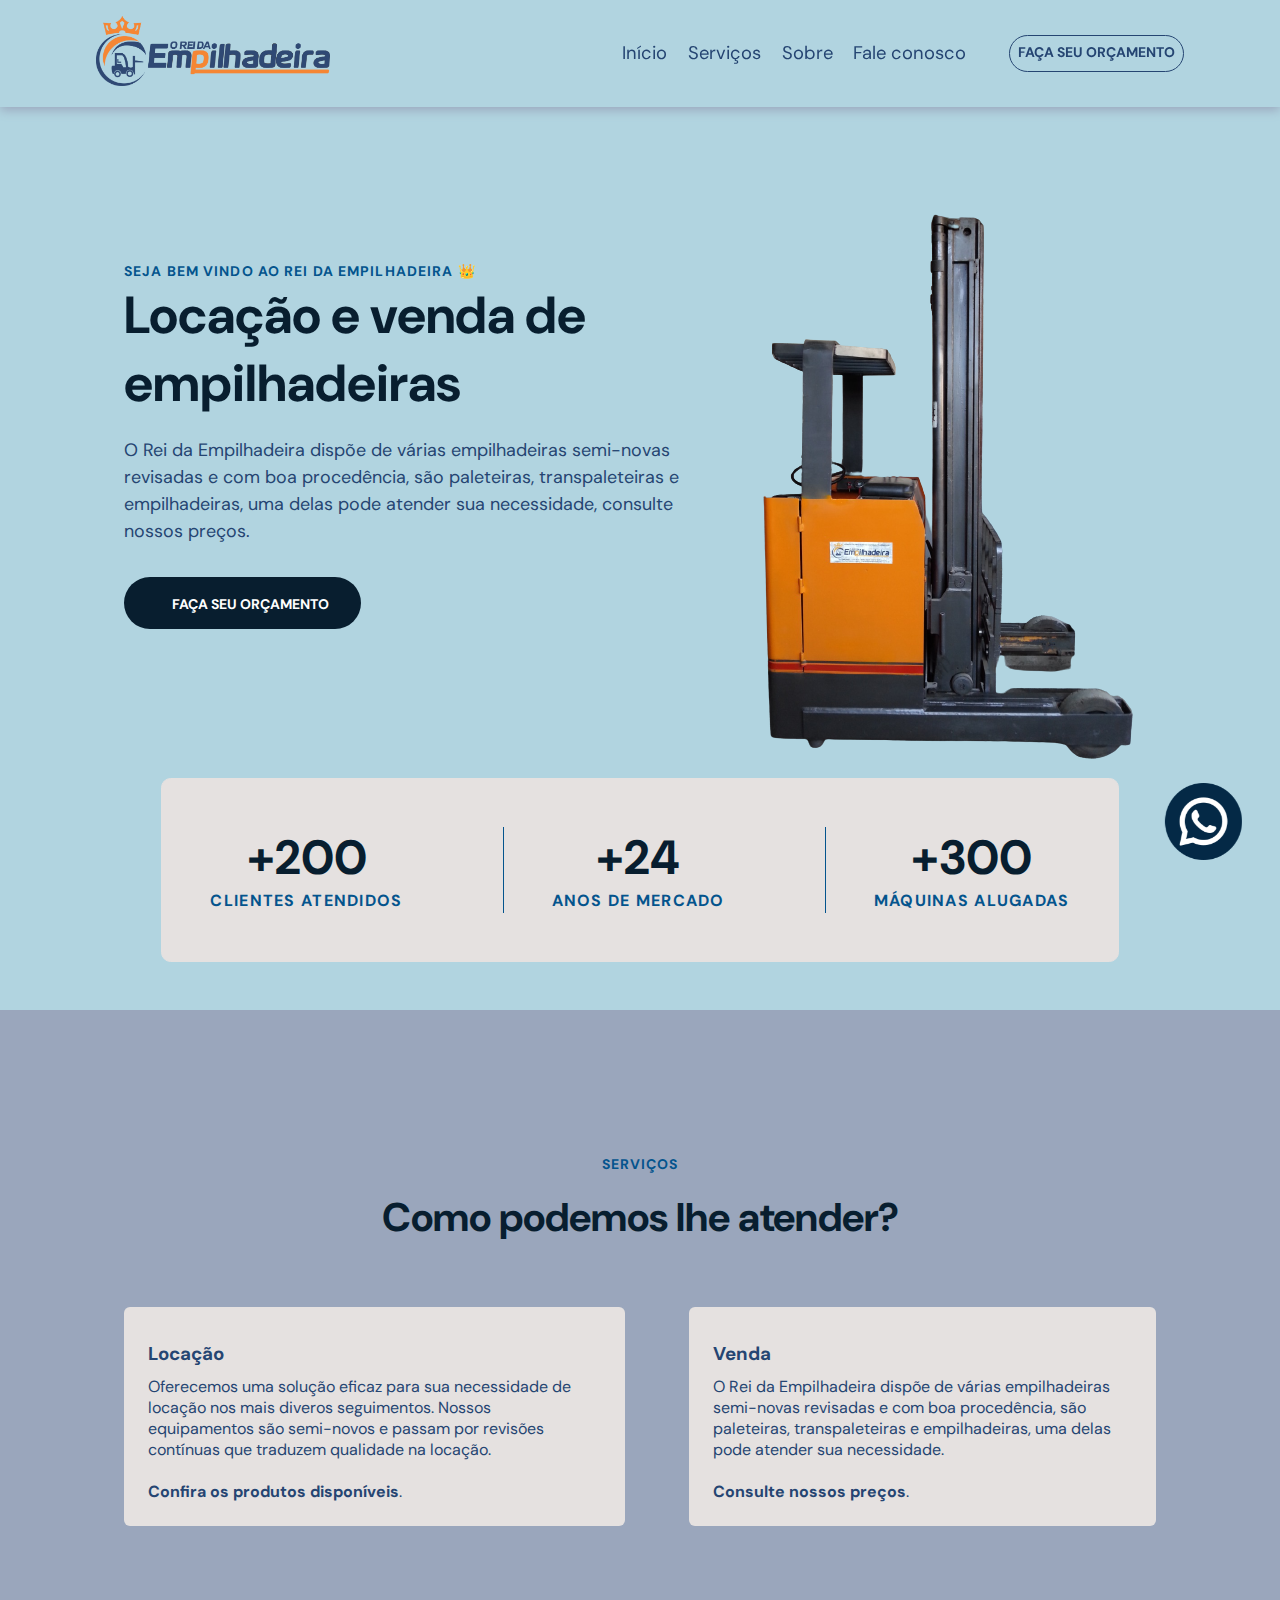
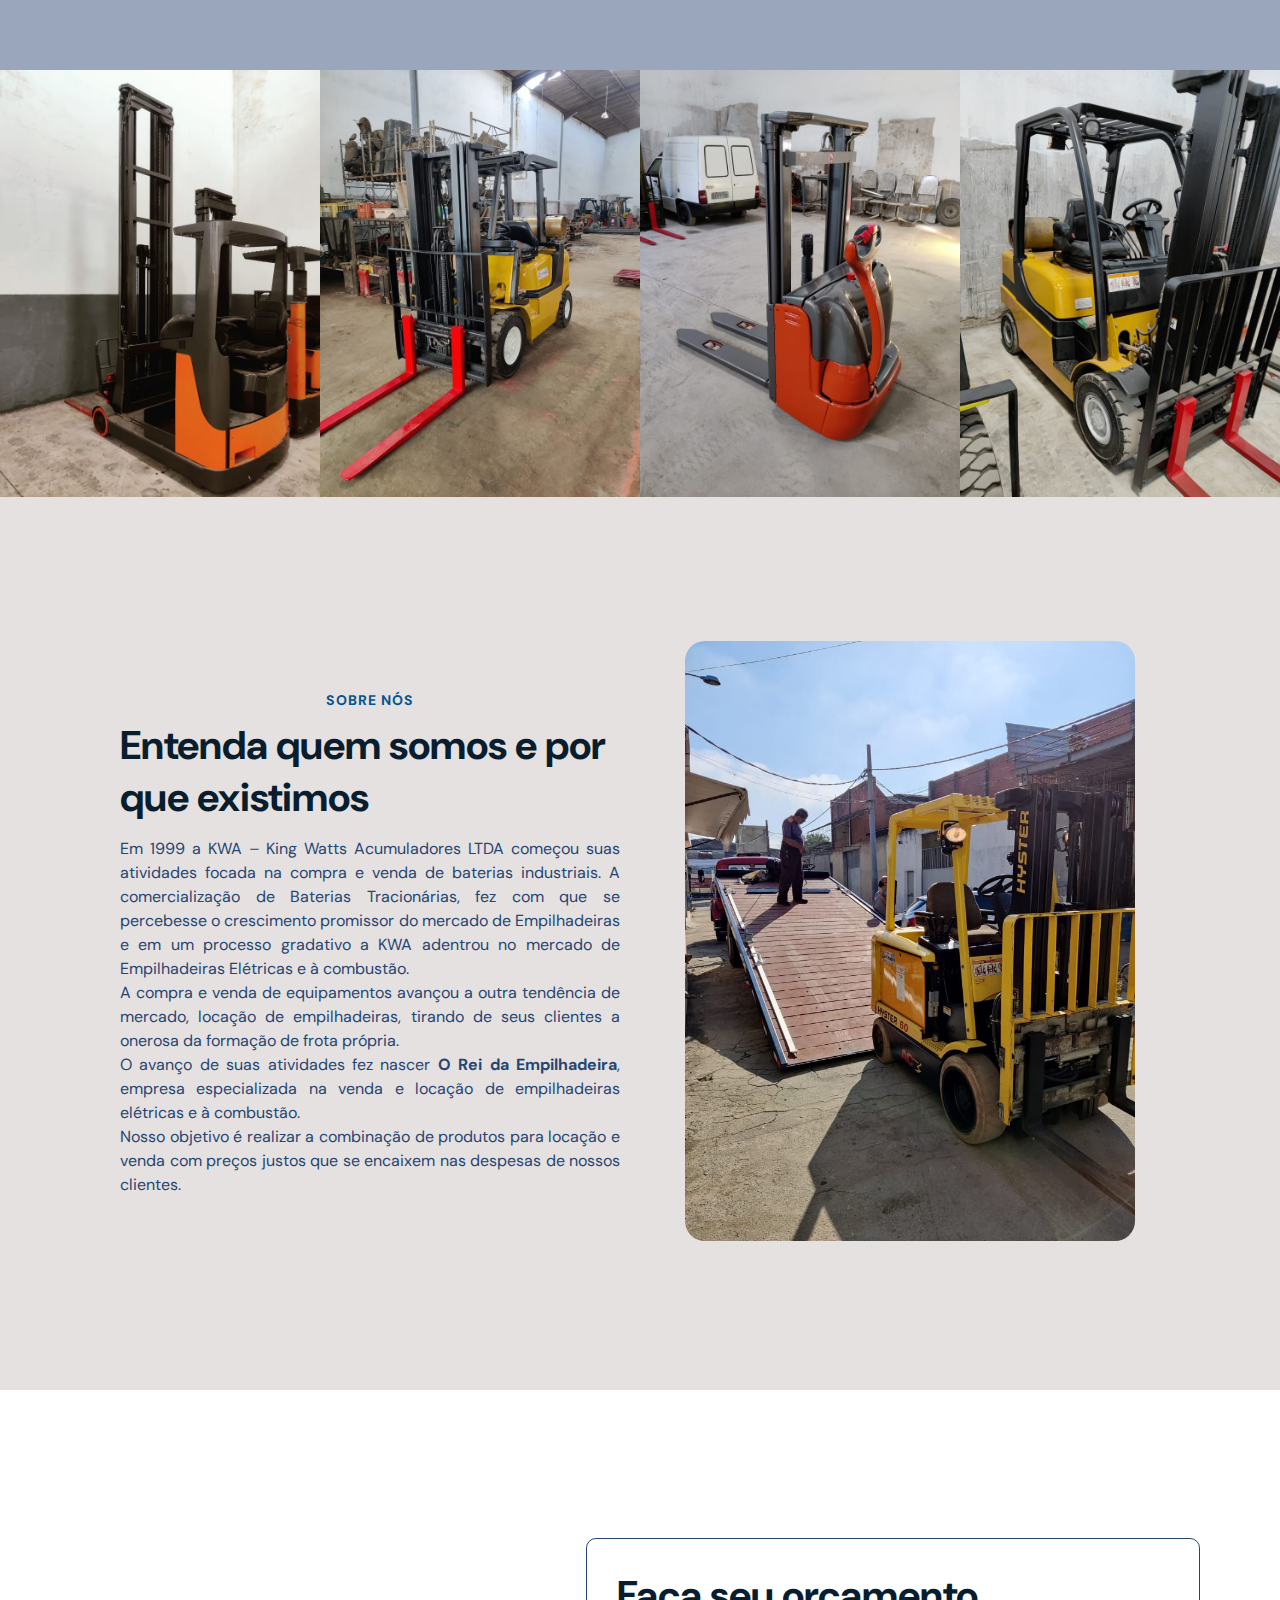
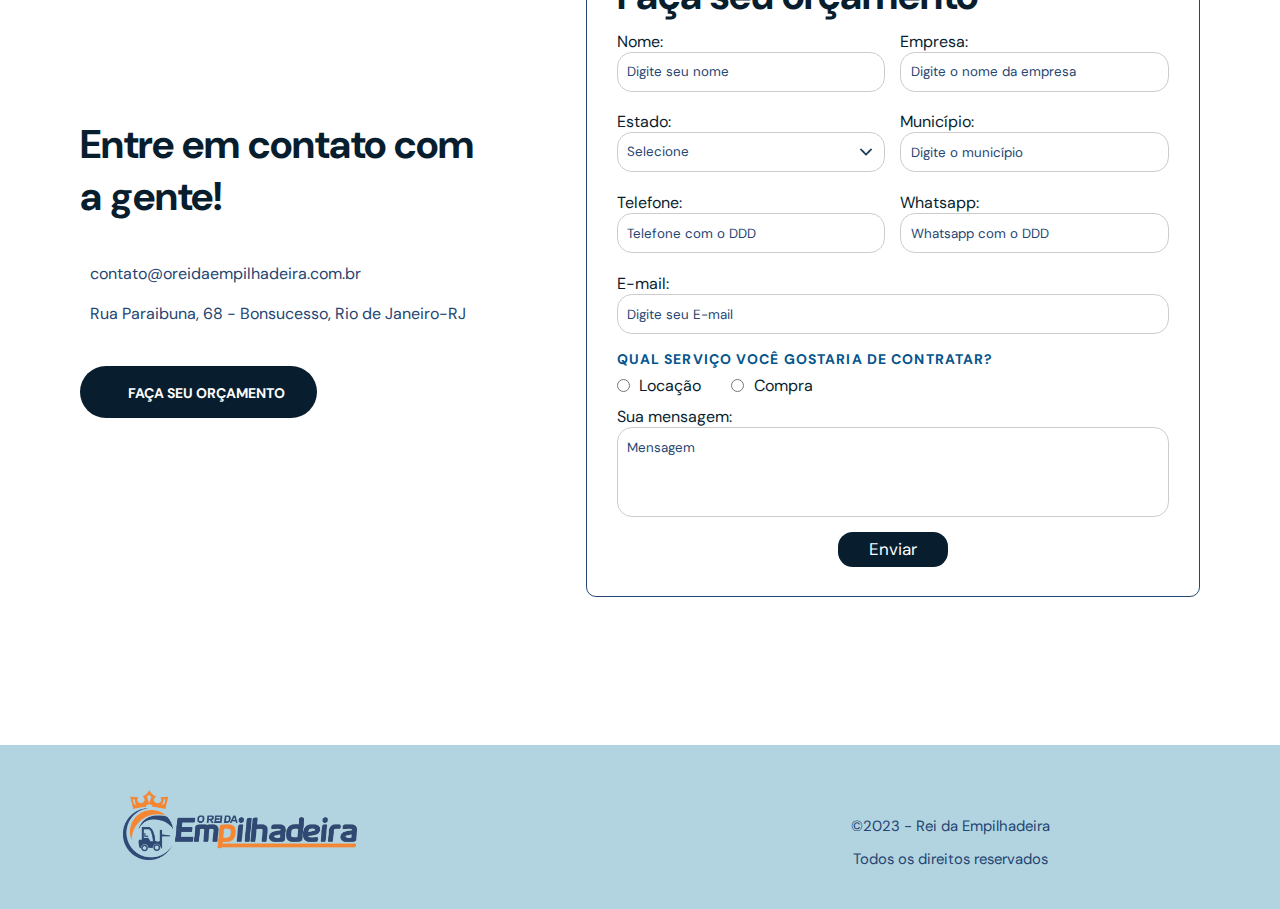
<file: index.html>
<!DOCTYPE html>
<html lang="pt-BR">
<head>
  <meta charset="UTF-8">
  <meta http-equiv="X-UA-Compatible" content="IE=edge">
  <meta name="viewport" content="width=device-width, initial-scale=1.0">
  <meta name="description" content="Locação e venda de Empilhadeiras elétricas e à combustão no Rio de Janeiro. Confira a disponibilidade de equipamentos e faça seu orçamento grátis">
  
  <title>Rei da Empilhadeira - Locação e venda de empilhadeiras</title>

  <link rel="stylesheet" href="./src/css/reset.css">
  <link rel="stylesheet" href="./src/css/variables.css">
  <link rel="stylesheet" href="./src/css/style.css">
  <link rel="stylesheet" href="./src/css/sucesso.css">
  <link rel="stylesheet" href="./src/css/responsivo.css">
  <link rel="shortcut icon" href="./favicon1.ico" type="image/x-icon">

  <link rel="preconnect" href="https://fonts.googleapis.com">
  <link rel="preconnect" href="https://fonts.gstatic.com" crossorigin>
  <link href="https://fonts.googleapis.com/css2?family=DM+Sans:wght@400;500;700&display=swap" rel="stylesheet">

  <link rel="stylesheet" href="https://cdnjs.cloudflare.com/ajax/libs/font-awesome/6.2.1/css/all.min.css" integrity="sha512-MV7K8+y+gLIBoVD59lQIYicR65iaqukzvf/nwasF0nqhPay5w/9lJmVM2hMDcnK1OnMGCdVK+iQrJ7lzPJQd1w==" crossorigin="anonymous" referrerpolicy="no-referrer"/>  
</head>
<body>
    <header class="header">
      <a href="#home">
        <img class="logo-header" src="./src/images/logo.png" alt="" height="70">
      </a>
      <nav id="nav"> 
        <button aria-label="Abrir Menu" id="btn-mobile" aria-haspopup="true" aria-controls="menu" aria-expanded="false">Menu
           <span id="hamburguer"></span>
        </button>
         <ul id="menu" role="menu">
            <li class="nav-item"><a href="#home">Início</a></li>
            <li class="nav-item"><a href="#servicos">Serviços</a></li>
            <li class="nav-item"><a href="#sobre">Sobre</a></li>
            <li class="nav-item"><a href="#fale-conosco">Fale conosco</a></li>            
            <a class="whatsapp-btn-menu" href="https://wa.me/+5521997839336?text=Olá,%20gostaria%20de%20mais%20informações%20sobre%20locação%20ou%20venda%20de%20empilhadeiras,%20poderia%20me%20ajudar?" target="_blank">Faça seu orçamento</a>
          </ul>
        </div>
     </nav>
  </header>

  <main>
    <section class="home padding-page" id="home">
      <div class="home-texto">
        <span>Seja bem vindo ao Rei da Empilhadeira 👑</span>
  
        <h1>Locação e venda de empilhadeiras</h1>
          <p>O Rei da Empilhadeira dispõe de várias empilhadeiras semi-novas revisadas e com boa procedência, são paleteiras, transpaleteiras e empilhadeiras, uma delas pode atender sua necessidade, consulte nossos preços.</p>
          <div class="botao-whatsapp">
            <a class="whatsapp-btn" href="https://wa.me/+5521997839336?text=Olá,%20gostaria%20de%20mais%20informações%20sobre%20locação%20ou%20venda%20de%20empilhadeiras,%20poderia%20me%20ajudar?" target="_blank"><i class="fa-brands fa-whatsapp"></i>Faça seu orçamento</a>            
          </div>
        </div>
        
        <div class="home-imagem">
          <img src="./src/images/empilhadeiras/foto-home.png" alt="Empilhadeira laranja">
        </div>
        </div>
        
        <div class="mais">
          <div class="mais-item">
            <p>+200</p>
            <span>Clientes atendidos</span>
          </div>
    
          <div class="mais-item">
            <p>+24</p>
            <span>Anos de mercado</span>
          </div>
    
          <div class="mais-item">
            <p>+300</p>
            <span>Máquinas alugadas</span>
          </div>
      </div>
    </section>
  
    <section class="servicos" id="servicos">
      <span>Serviços</span>
      <h2>Como podemos lhe atender?</h2>
      <div class="servicos-cards">
        <div class="servicos-card card1">
          <a href="https://wa.me/+5521964105121" target="_blank">
          <i class="fa-regular fa-circle-check"></i>
          <h3>Locação</h3>
          <p>Oferecemos uma solução eficaz para sua necessidade de locação nos mais diveros seguimentos. Nossos equipamentos são semi-novos e passam por revisões contínuas que traduzem qualidade na locação.<br><br>
          <strong>Confira os produtos disponíveis</strong>.</p>
          </a>
        </div>
  
        <div class="servicos-card card2">
          <a href="https://wa.me/+5521964105121" target="_blank">
          <i class="fa-regular fa-circle-check"></i>
          <h3>Venda</h3>
          <p>O Rei da Empilhadeira dispõe de várias empilhadeiras semi-novas revisadas e com boa procedência, são paleteiras, transpaleteiras e empilhadeiras, uma delas pode atender sua necessidade.<br><br>
          <strong>Consulte nossos preços</strong>.</p>
          </a>
        </div>
      </div>
    </section>
  
    <section class="fotos">
        <img class="foto foto1" src="./src/images/empilhadeiras/foto-carrosel1.jpeg" alt="empilhadeira laranja">
        <img class="foto foto2" src="./src/images/empilhadeiras/foto-carrosel2.jpeg" alt="empilhadeira amarela">
        <img class="foto foto3" src="./src/images/empilhadeiras/foto-carrosel3.jpeg" alt="empilhadeira laranja">
        <img class="foto foto4" src="./src/images/empilhadeiras/foto-carrosel4.jpeg" alt="empilhadeira amarela">
    </section>
     
    <section class="sobre" id="sobre">
      
      <div class="sobre-texto">
        <span class="sobre-span">Sobre nós</span>
        <h2 class="sobre-titulo">Entenda quem somos e por que existimos</h2>
        <p class="sobre-paragrafo">Em 1999 a KWA – King Watts Acumuladores LTDA começou suas atividades focada na compra e venda de baterias industriais. A comercialização de Baterias Tracionárias, fez com que se percebesse o crescimento promissor do mercado de Empilhadeiras e em um processo gradativo a KWA adentrou no mercado de Empilhadeiras Elétricas e à combustão.<br>
          A compra e venda de equipamentos avançou a outra tendência de mercado, locação de empilhadeiras, tirando de seus clientes a onerosa da formação de frota própria.<br>
          O avanço de suas atividades fez nascer <strong>O Rei da Empilhadeira</strong>, empresa especializada na venda e locação de empilhadeiras elétricas e à combustão.<br>
          Nosso objetivo é realizar a combinação de produtos para locação e venda com preços justos que se encaixem nas despesas de nossos clientes.
          </p>
      </div>

      <div class="sobre-img">
        <img src="./src/images/empilhadeiras/foto-quem-somos1.jpeg"alt="empilhadeira entrando em um caminhão">
      </div>
           
    </section>
  
    <section class="fale-conosco" id="fale-conosco">
      <div class="fale-conosco-texto">
        <h2>Entre em contato com a gente!</h2>
        
        <div class="contato">
          <a class="envelope" href="mailto:contato@oreidaempilhadeira.com.br" target="_blank">
            <i class="fa-regular fa-envelope"></i>
            <p>contato@oreidaempilhadeira.com.br</p>
          </a>
          
          <a class="local" href="https://goo.gl/maps/wJzpkf3UGjiSCiYr9" target="_blank">
            <i class="fa-solid fa-location-crosshairs"></i>
            <p>Rua Paraibuna, 68 - Bonsucesso, Rio de Janeiro-RJ</p>
          </a>  
            
          <div class="botao-whatsapp">
            <a class="whatsapp-btn" href="https://wa.me/+5521997839336?text=Olá,%20gostaria%20de%20mais%20informações%20sobre%20locação%20ou%20venda%20de%20empilhadeiras,%20poderia%20me%20ajudar?" target="_blank"><i class="fa-brands fa-whatsapp"></i>Faça seu orçamento</a>
          </div>
        </div>
      </div>
  
     <form class="formulario" action="https://formsubmit.co/contato@oreidaempilhadeira.com.br" method="POST" name="form">
      <input type="hidden" name="_next" value="http://oreidaempilhadeira.com.br/sucesso.html"/>
      <input type="hidden" name="_captcha" value="false">

      <h2>Faça seu orçamento</h2>
      <div class="field-duplo">
        <div class="field">
          <label for="nome">Nome:</label>
          <input type="text" name="nome" id="nome" placeholder="Digite seu nome" required>
        </div>
        
        <div class="field">
          <label for="empresa">Empresa:</label>
          <input type="text" name="empresa" id="empresa" placeholder="Digite o nome da empresa" required>
        </div>
      </div>

      <div class="field-duplo">
        <div class="field select">
          <label for="uf">Estado:</label>
          <select id="uf" name="uf" required>
            <option value="">Selecione</option>
            <option value="AC">Acre</option>
            <option value="AL">Alagoas</option>
            <option value="AP">Amapá</option>
            <option value="AM">Amazonas</option>
            <option value="BA">Bahia</option>
            <option value="CE">Ceará</option>
            <option value="DF">Distrito Federal</option>
            <option value="ES">Espírito Santo</option>
            <option value="GO">Goiás</option>
            <option value="MA">Maranhão</option>
            <option value="MT">Mato Grosso</option>
            <option value="MS">Mato Grosso do Sul</option>
            <option value="MG">Minas Gerais</option>
            <option value="PA">Pará</option>
            <option value="PB">Paraíba</option>
            <option value="PR">Paraná</option>
            <option value="PE">Pernambuco</option>
            <option value="PI">Piauí</option>
            <option value="RJ">Rio de Janeiro</option>
            <option value="RN">Rio Grande do Norte</option>
            <option value="RS">Rio Grande do Sul</option>
            <option value="RO">Rondônia</option>
            <option value="RR">Roraima</option>
            <option value="SC">Santa Catarina</option>
            <option value="SP">São Paulo</option>
            <option value="SE">Sergipe</option>
            <option value="TO">Tocantins</option>
          </select>
        </div>
      
        <div class="field">
          <label for="municipio">Município:</label>
          <input type="text" name="municipio" id="municipio" placeholder="Digite o município" required>
        </div>
      </div>
      
      <div class="field-duplo">
        <div class="field">
          <label for="telefone">Telefone:</label>
          <input type="text" id="telefone" name="telefone" placeholder="Telefone com o DDD" required>
        </div>
  
        <div class="field">
          <label for="whatsapp">Whatsapp:</label>
          <input type="text" id="whatsapp" name="whatsapp" placeholder="Whatsapp com o DDD">
        </div>
      </div>

      <div class="field">
        <label for="email">E-mail:</label>
        <input type="email" id="email" name="email" placeholder="Digite seu E-mail" required>
      </div>


      <div class="field">
        <span>Qual serviço você gostaria de contratar?</span>
        <div class="radiobox">
          <input type="radio" name="servico" id="locacao" value="locacao" required>
          <label for="locacao">Locação</label>
          <input type="radio" name="servico" id="compra" value="compra" required>
          <label for="compra">Compra</label>
        </div>
      </div>

      <div class="field">
        <label for="mensagem">Sua mensagem:</label>
        <textarea name="messagem" id="mensagem" placeholder="Mensagem" required></textarea>
      </div>

      <input type="submit" name="acao" value="Enviar"> 
     </form>
    </section>
     
  </main>
  
    <footer class="footer">
      <div class="footer-esquerdo">
        <a href="#">
          <img src="./src/images/logo.png" alt="" height="70">
        </a>           
      </div>
  
      <div class="footer-direito">          
        <div class="redes">          
          <a href="https://www.facebook.com/oreidaempilhadeira" target="_blank">
            <i class="fa-brands fa-facebook"></i>
          </a>
          
          <a href="https://www.instagram.com/reidaempilhadeira/" target="_blank">
            <i class="fa-brands fa-instagram"></i>
          </a>
        </div>

        <p>©2023 - Rei da Empilhadeira</p>
        <p>Todos os direitos reservados</p>  
        
      </div>

      <a class="whatsapp" href="https://wa.me/+5521997839336?text=Olá,%20gostaria%20de%20mais%20informações%20sobre%20locação%20ou%20venda%20de%20empilhadeiras,%20poderia%20me%20ajudar?" target="_blank">
        <img src="./src/images/whatsapp.png" alt="">
      </a>
    </footer>

    <script src="./mobile-navbar.js"></script>
 
</body>
</html>
</file>
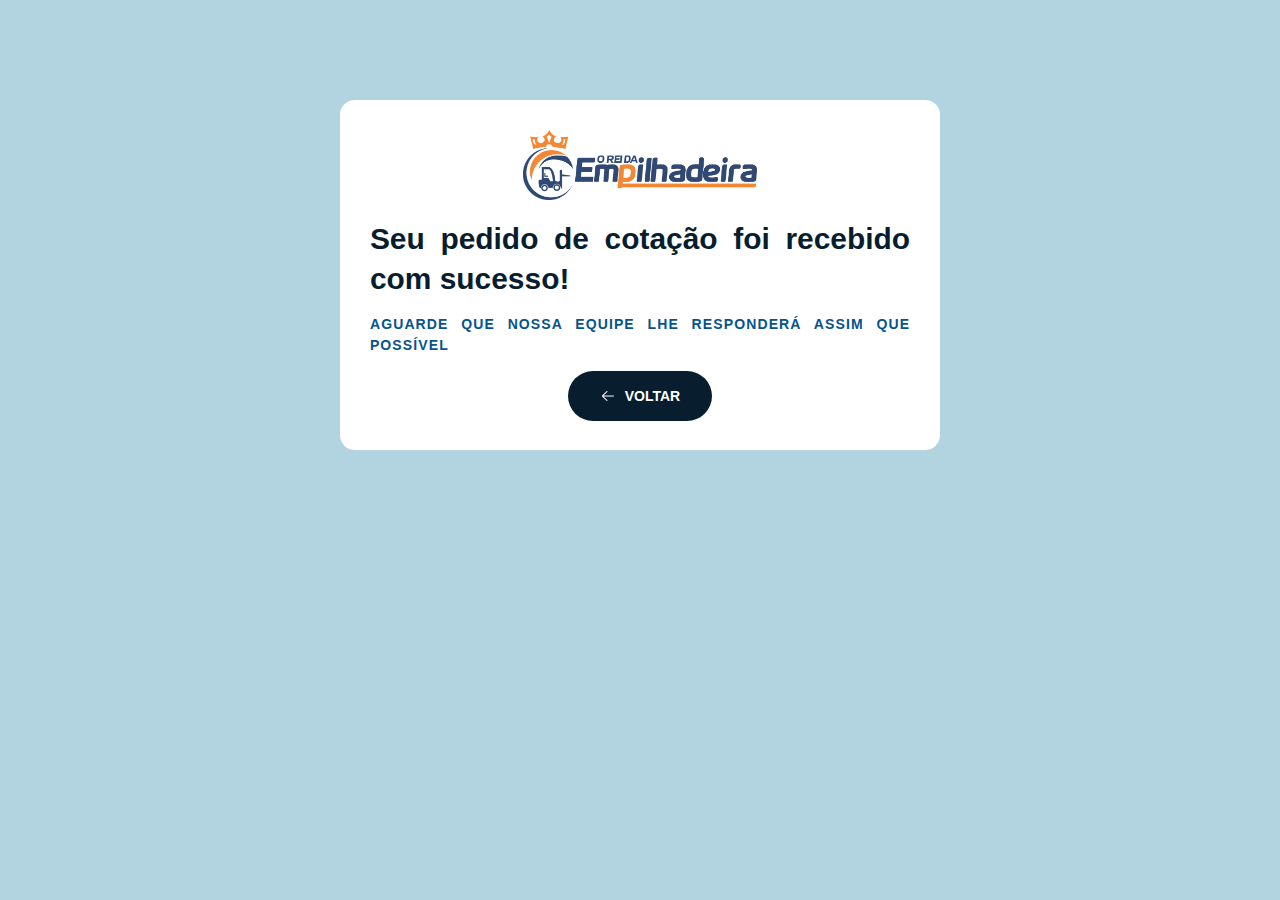
<file: sucesso.html>
<!DOCTYPE html>
<html lang="en">
<head>
  <meta charset="UTF-8">
  <meta http-equiv="X-UA-Compatible" content="IE=edge">
  <meta name="viewport" content="width=device-width, initial-scale=1.0">

  <link rel="stylesheet" href="./src/css/reset.css">
  <link rel="stylesheet" href="./src/css/style.css">
  <link rel="stylesheet" href="./src/css/variables.css">
  <link rel="stylesheet" href="./src/css/sucesso.css">

  <link rel="shortcut icon" href="./favicon1.ico" type="image/x-icon">
  <title>E-mail enviado</title>
</head>
<body>
  <div class="container-pai">
    <div class="container">
      <a href="./index.html">
        <img src="./src/images/logo.png" alt="" height="70">
      </a>
      
      <h2>Seu pedido de cotação foi recebido com sucesso!</h2>
      <span>Aguarde que nossa equipe lhe responderá assim que possível</span>
  
      <a class="btn-sucesso" href="./index.html">Voltar</a>
    </div>
  </div>
  </body>
</html>
</file>
<file: src/css/variables.css>
:root {
  --primary-color-dark: #081e2f;
  --second-color-dark: #254572;
  --third-color-dark:#04548D;
  --color-medium: #9aa6bc;
  --background-color: #B1D4E0;
  --color-clear: #e5e1e0;
}
</file>
<file: src/css/style.css>
body {
  font-family: 'DM Sans', sans-serif;
  color: var(--primary-color-dark);
  padding-top: 6.25rem;
  background-color: var(--background-color);
  width: 100vw;
  height: 100vh;
  font-weight: 400;
  overflow-x: hidden;
}

a,
span {
  color: var(--second-color-dark);
  font-family: 'DM Sans', sans-serif;
}

span {
  text-transform: uppercase;
  font-weight: 700;
  font-size: 0.875rem;
  line-height: 150%;
  letter-spacing: 0.08em;
  color: var(--third-color-dark);
}

h2 {
  font-weight: 700;
  font-size: 2.5rem;
  line-height: 3.25rem;
  color: var(--primary-color-dark);
}

input,
select,
textarea {
  font-family: 'DM Sans', sans-serif;
}

.padding-page {
  padding: 0 7.75rem;
}

.whatsapp-btn,
.container .btn-sucesso {
  text-transform: uppercase;
  font-weight: 700;
  font-size: 0.875rem;
  line-height: 1.125rem;
  padding: 1rem 2rem;
  background-color: var(--primary-color-dark);
  color: white;
  border-radius: 2.5rem;
  display: inline-block;
  align-items: center;
  justify-content: center;
}

.whatsapp-btn:hover {
  background-color: var(--second-color-dark);
  color: var(--color-clear);
}

.whatsapp-btn .fa-whatsapp {
  margin-right: 1rem;
  font-size: 1.25rem;
}

.header{
  position: fixed;
  z-index: 4;
  width: 100vw;
  top: 0px;
  background-color: var(--background-color);
  box-shadow: 0px 3px 10px var(--color-medium);
  display: flex;
  align-items: center;
  justify-content: space-between;
  padding: 1.5rem 6rem;
  height: 6.68rem;
}
 
 .header #menu {
  display: flex;
  gap: 0.3rem;
  font-size: 1.15rem;
  line-height: 1.31rem;
  justify-content: center;
}

.header #menu a {
  display: block;
  padding: .5rem;
}

.header #menu a:hover {  
  border-bottom: 2px solid var(--primary-color-dark);
}


.header #btn-mobile {
  display: none;
}

.header #nav {
  display: flex;
}

.header .whatsapp-btn-menu {
  border: 1px solid var(--second-color-dark);
  border-radius: 2.5rem;
  padding: 1rem 2rem;  
  text-transform: uppercase;
  font-weight: 700;
  font-size: 0.87rem;
  line-height: 1.12rem;
  margin-left: 1.87rem;
}

.header .whatsapp-btn-menu:hover {
  color: #fff;
  background-color: var(--primary-color-dark);
  transition: 0.3s ease-in-out;  
}

.mobile-menu-icon {
  display: none;
}

.mobile-menu {
  display: none;
}

main .home {
  background-color: var(--background-color);
  display: grid;
  grid-template-areas:
  "home-texto home-imagem"
  "mais mais";
  grid-template-columns: 2fr 1fr;
  margin-bottom: 3rem;
}

.home-texto {
  padding-top: 10rem;
  grid-area: home-texto;
}

.home .home-texto span {
  margin-bottom: 1.25rem;
}

.home .home-texto h1 {
  font-weight: 700;
  font-size: 3.25rem;
  line-height: 130%;
  color: var(--primary-color-dark);
  margin-bottom: 1.25rem;
}

.home .home-texto p {
  font-size: 1.12rem;
  line-height: 150%;
  color: var(--second-color-dark);
  margin-bottom: 2rem;
}

.home .home-imagem {
  padding-top: 6rem;
  grid-area: home-imagem;
 }

.home .home-imagem img {
  object-fit: cover;
}

.mais {
  grid-area: mais;
  background-color: var(--color-clear);
  padding: 3rem;
  margin-inline: auto;
  max-width: 70rem;
  border: 1px solid var(--color-clear);
  border-radius: 0.6rem;
  display: flex;
  justify-content: center;
  align-items: center;
  gap: 3rem;
  top: 87%;
  left: 3.12rem;
  right: 3.12rem;
  z-index: 1;
}

.mais-item {
  display: flex;
  flex-direction: column;
  justify-content: center;
  align-items: center;
  text-align: center;
}

.mais-item p {
  font-weight: 700;
  font-size: 3rem;
  line-height: 130%;
}

.mais-item span {
  font-size: 1rem;
  line-height: 150%;
  color: var(--third-color-dark);
}

.mais-item:nth-child(1),
.mais-item:nth-child(2) {
  border-right: 1px solid var(--third-color-dark);
  padding-right: 6.25rem;
}

.servicos {
  background-color: var(--color-medium);
  padding: 9rem 7.75rem;
}

.servicos span {
  display: block;
  text-align: center;
  margin-bottom: 1rem;
}

.servicos h2 {
  text-align: center;
  margin-bottom: 4rem;
}

.servicos .servicos-cards {
  display: flex;
}

.servicos-card {
  display: flex;
}

.servicos .servicos-card a {
  background-color: var(--color-clear);
  padding: 1.5rem;
  display: flex;
  flex-direction: column;
  flex-wrap: wrap;
  align-items: flex-start;
  justify-content: center;
  border-radius: 0.37rem;
  gap: 0.62rem;
}

.servicos .servicos-card a:hover {
  background-color: #fff9f7;
  transition: 0.3s ease-in-out;
}

.servicos .servicos-card:nth-child(1) {
  margin-right: 4rem;
}

.fotos {
  display: flex;
  width: 100vw;
}

.foto {
  width: 25%;
  object-fit: cover;
}

.sobre {
  background-color: var(--color-clear);
  display: flex;
  align-items: center;
  justify-content: center;
  gap: 2.5rem;
  padding: 9rem 7.5rem;
  height: 100%;
}

.sobre .sobre-texto {
  display: flex;
  flex-direction: column;
  justify-content: center;
  align-items: center;
  width: 50%;
}

.sobre .sobre-texto .sobre-span {
  margin-bottom: 0.5rem;
}

.sobre .sobre-texto .sobre-titulo {
  margin-bottom: 0.87rem;
}

.sobre .sobre-texto .sobre-paragrafo {
  font-size: 1rem;
  line-height: 150%;
  text-align: justify;
  color: var(--second-color-dark);
}

.sobre .sobre-img {
  width: 50%;
  object-fit: cover;
  text-align: center;
}

.sobre .sobre-img img {
  border-radius: 1.25rem;
  max-width: 28.12rem;
}

.fale-conosco {
  background-color: white;
  padding: 9.25rem 5rem;
  display: flex;
  gap: 6.25rem;
}

.fale-conosco .fale-conosco-texto {
  display: flex;
  flex-direction: column;
  justify-content: center;
  align-items: flex-start;
  width: 40%;
}

.fale-conosco .fale-conosco-texto h2 {
  padding-bottom: 2.5rem;
}

.fale-conosco .fale-conosco-texto p {
  font-size: 1rem;
  line-height: 150%;
  color: var(--second-color-dark);
}

.fale-conosco .fale-conosco-texto .contato {
  display: flex;
  flex-wrap: wrap;
  flex-direction: column;
  justify-content: center;
  gap: 1rem;
}

.fale-conosco .fale-conosco-texto .envelope {
  display: flex;
  align-items: center;
  gap: 0.62rem;
}

.fale-conosco .fale-conosco-texto .local {
  display: flex;
  align-items: center;
  justify-content: center;
  gap: 0.62rem;
}

.fale-conosco .fale-conosco-texto .botao-whatsapp {
  margin-top: 1.5rem;
}

.fale-conosco .formulario {
  width: 60%;
  padding: 1.87rem;
  border: 1px solid var(--second-color-dark);
  border-radius: 0.62rem;
  font-family: 'DM Sans', sans-serif;
}

.fale-conosco .formulario input::placeholder,
.fale-conosco .formulario textarea::placeholder {
  color: var(--second-color-dark);
}

.fale-conosco .formulario h2 {
  width: 100%;
}

.fale-conosco .formulario .field {
  width: 100%;
  margin: 0.62rem 0;
}

.fale-conosco .formulario .field-duplo {
  display: flex;
  gap: 0.94rem;
}

.fale-conosco .formulario .field label,
.fale-conosco .formulario .field span {
  display: block;
  width: 100%;
}

.fale-conosco .formulario .field span {
  margin: 0.94rem 0 0.31rem 0;
}

.fale-conosco .formulario input[type='text'],
.fale-conosco .formulario input[type='email'],
.fale-conosco .formulario select,
.fale-conosco .formulario textarea {
  width: 100%;
  padding-left: 0.62rem;
  height: 2.5rem;
  line-height: 1.87rem;
  border-radius: 0.93rem;
  border: 1px solid #ccc;
  outline: none;
}

.fale-conosco .formulario select {
  color: var(--second-color-dark);
  appearance: none;
  -webkit-appearance: none;
  -moz-appearance: none;
  background: url(../images/angle-arrow-down.png) 95% 50% no-repeat #fff;
  background-size: 0.75rem;
}

.fale-conosco .formulario .radiobox {
  display: flex;
  width: 100%;
  color: var(--primary-color-dark);
}

.fale-conosco .formulario .radiobox label {
  width: auto;
  display: inline-block;
  padding-left: 0.62rem;
}

.fale-conosco .formulario input#compra {
  margin-left: 1.87rem;
}

.fale-conosco .formulario .field textarea {
  line-height: 1.25rem;
  padding: 0.62rem;
  height: 5.62rem;
  resize: none;
}

.fale-conosco .formulario input[type='submit'] {
  display: block;
  background-color: var(--primary-color-dark);
  color: white;
  font-size: 1.06rem;
  height: 2.18rem;
  border: none;
  outline: 0;
  cursor: pointer;
  width: 20%;
  margin: 0 auto;
  text-align: center;
  border-radius: 0.93rem;
}

.fale-conosco .formulario input[type='submit']:hover {
  background-color: var(--second-color-dark);
  transition: 0.3s ease-in-out;
}

.footer {
  padding: 2.5rem 7.68rem;
  display: flex;
}

.footer-esquerdo {
  display: flex;
  justify-content: flex-start;
  align-items: center;
  width: 60%;
  color: var(--second-color-dark);
  font-size: 0.87rem;
  line-height: 1.12rem;
  gap: 0.93rem;
}

.footer-direito {
  display: flex;
  flex-direction: column;
  justify-content: center;
  align-items: center;
  gap: 0.93rem;
  width: 40%;
  color: var(--second-color-dark);
  font-size: 0.93rem;
  line-height: 1.12rem;
}

.footer-direito .redes {
  font-size: 1.56rem;
}

.footer-direito .redes .fa-facebook:hover,
.footer-direito .redes .fa-instagram:hover {
  color: var(--color-clear);
}

.footer-direito .redes .fa-facebook {
  padding-right: 1.25rem;
}
.footer .whatsapp {
  position: fixed;
  z-index: 1;
  top: 87%;
  right: 3%;
  text-align: right;
  z-index: 2;
}

.footer .whatsapp img {
  width: 60%; 
}
</file>
<file: src/css/sucesso.css>
.container-pai {
  width: 100%;
  height: 100%;
}

.container {
  display: flex;
  flex-direction: column;
  align-items: center;
  justify-content: center;
  max-width: 37.5rem;
  background-color: white;
  margin: 0 auto;
  padding: 1.87rem;
  gap: 0.93rem;
  border-radius: 0.93rem;
  text-align: justify;
}

.container h2 {
  font-size: 1.87rem;
  line-height: 2.5rem;
}

.container .btn-sucesso::before {
  content: "";
  background: url(../images/seta-esquerda.png) center left no-repeat;
  display: inline-block;
  justify-items: center;
  align-content: center;
  width: 1.56rem;
  height: 0.62rem;
}

@media (max-width:435px) {
  .container {
    max-width: 25rem;
    margin: 0 0.93rem;
  }
  .container h2 {
    font-size: 1.25rem;
    line-height: 1.25rem;
  }

  .container span {
    line-height: 110%;
  }

  .container .btn-sucesso {
    font-weight: 700;
    font-size: 0.75rem;
    line-height: 0.93rem;
    padding: 0.87rem 1.75rem;
  }
}
</file>
<file: src/css/responsivo.css>
@media(max-width: 768px) {
    h2 {
    font-size: 1.87rem;
    line-height: 2.43rem;   
  }
   .padding-page {
    padding: 0 1.5rem;
  }

  .header {
    font-size: 1.87rem;
    line-height: 2.43rem;
    padding: 1rem;
    width: 100vw;
  }

  .header img {
    max-height: 3.75rem;
    object-fit: fill;
  }
  
   .header #menu {
    display: block;
    position: absolute;
    width: 100%;
    top: 6.87rem;
    right: 0px;
    background-color: var(--background-color);
    transition: .6s;
    z-index: 1000;
    height: 0px;
    visibility: hidden;
    overflow-y: hidden;
  }

  .header #nav {
    display: block;
    text-align: center;
  }

  .header #nav button {
    font-family: 'DM Sans', sans-serif;
    color: var(--primary-color-dark);
    font-size: 1.05rem;
  }

   #nav.active #menu {
    height: calc(100vh - 4.37rem);
    visibility: visible;
  }

  .header #menu .nav-item a {
    padding: 1rem 0;
  }
  
  .header #menu .nav-item a:hover {
    border-bottom: none;
    background-color: var(--color-clear);
    border-radius: 0px;
    transition: 0.4s;
    font-weight: 500;
  }

  .header #btn-mobile {
    display: flex;
    align-items: center;
    padding: .5rem 1rem;
    font-size: 1rem;
    border: none;
    background: none;
    cursor: pointer;
    gap: .5rem;
  }

  #hamburguer {
    display: block;
    border-top: 2px solid;
    width: 1.25rem;
    color: var(--primary-color-dark);      
  }
  
  #hamburguer::after, #hamburguer::before {
    content: '';
    display: block;
    width: 1.25rem;
    height: 2px;
    background-color: currentColor;  
    margin-top: 0.31rem;
    transition: .3s;
    position: relative;
  }

  #nav.active #hamburguer {
    border-top-color: transparent;    
  }

  #nav.active #hamburguer::before {
    transform: rotate(135deg);
   
  }

  #nav.active #hamburguer::after{
    transform: rotate(-135deg);
    top: -7px;
  }

  .home-texto {
    padding-top: 7.5rem;
  }

  .footer .whatsapp {
    top: 90%;  
  }

  .footer .whatsapp img {
    width: 45%;    
  }
}

@media(max-width:990px) {
  .header #nav #menu .whatsapp-btn-menu {
   display: none;
  }

  main .home {
   display: flex;
   flex-direction: column;
   align-items: center;
   text-align: center;
  }

  .home .home-texto h1 {    
    font-size: 2.12rem;
  }

  .home .home-imagem {
    display: flex;
    align-items: center;
    justify-content: center;
  }

 .home .home-imagem img {
    display: none;
  }

  .mais {
    flex-direction: column;
    padding: 2.5rem 5rem;
    gap: 1rem;
  }

  .mais-item:nth-child(1),
  .mais-item:nth-child(2) {
    border: none;
    padding: 0;
  }

  .servicos {
    padding: 7.5rem 3.37rem;
  }

  .servicos h2 {
    margin-bottom: 2.12rem;
  }

  .servicos .servicos-cards {
    flex-direction: column;
    gap: 2rem;
  }

  .servicos .servicos-card:nth-child(1) {
    margin-right: 0;
  }

  .fotos {
    display: grid;
    grid-template-areas: 
    "foto1 foto2"
    "foto3 foto4";
  }

  .foto {
    width:100%;
  }

  .foto1 {
    grid-area: foto1;
  }

  .foto2 {
    grid-area: foto2;
  }

  .foto3 {
    grid-area: foto3;
  }

  .foto4 {
    grid-area: foto4;
  }
  
  .sobre {
    flex-direction: column;
    padding: 7.5rem 3.37rem;
  }

  .sobre .sobre-texto {
    width: 100%;  
  }

  .sobre .sobre-img {
    width: 100vw;
    display: inline-block;
  }

  .sobre .sobre-img img {
    width: 85%;
  }

  .fale-conosco {
    flex-direction: column;
    padding: 7.5rem 1.5rem;
    gap: 3.75rem;
  }

  .fale-conosco .fale-conosco-texto {
    width: 100%;
  }

  .fale-conosco .formulario {
    width: 100%;
    padding: 0.94rem;
  }

  .fale-conosco .formulario .field-duplo {
    flex-direction: column;
  }

  .fale-conosco .formulario input[type='submit'] {
    font-size: 1rem;
    width: 30%;
  }

  .footer {
    flex-direction: column;
    padding: 1.25rem 0;
    align-items: center;
  }

  .footer-esquerdo {
    display: inline-block;
    width: 100%;
    text-align: center;  
  }

  .footer-direito {
    width: 100%;
  } 
  
  .open {
    display: block;    
  }
}
</file>
